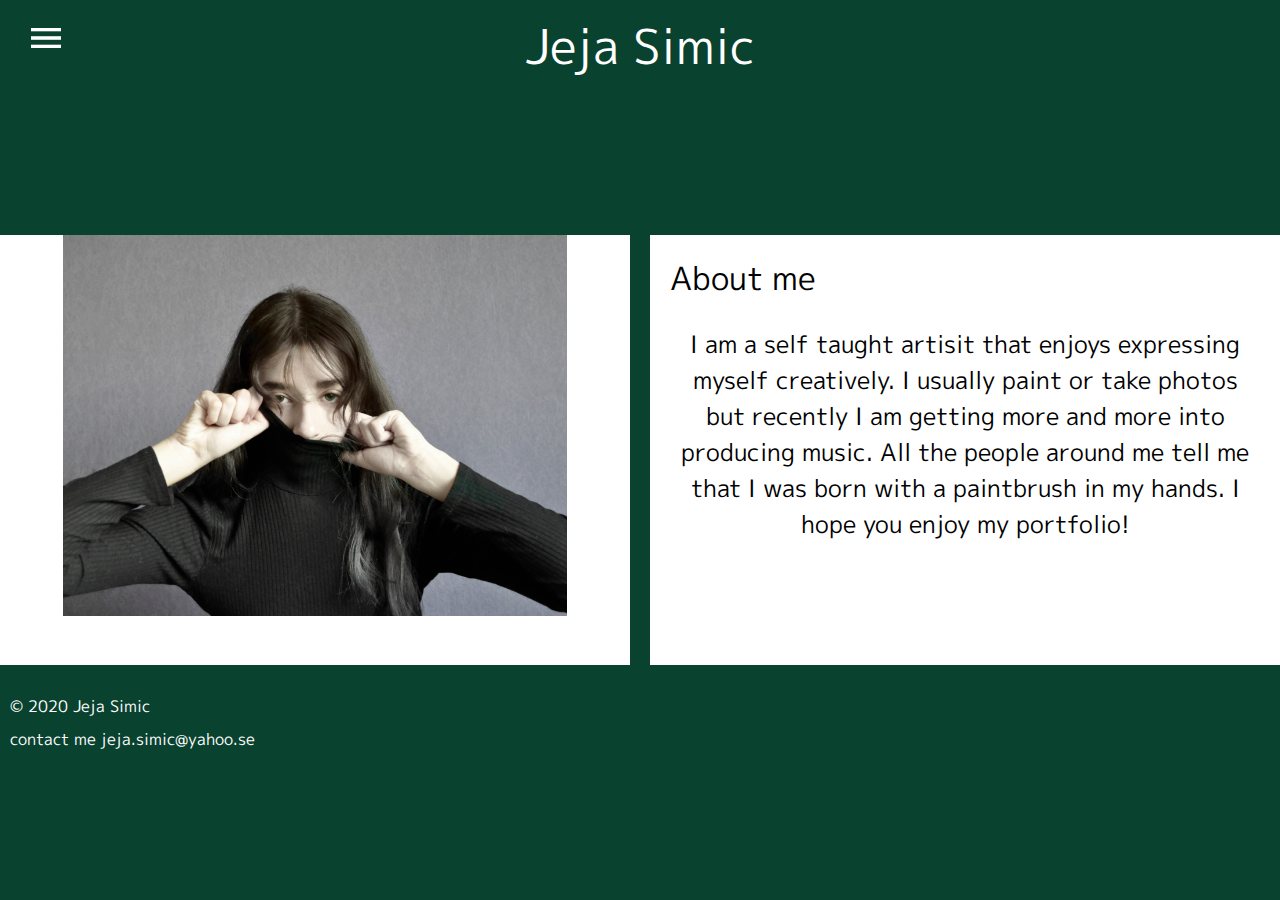
<file: about_me.html>
<!DOCTYPE html>
<html lang="en">

<head>

    <meta charset="UTF-8">
    <meta name="viewport" content="width=device-width, initial-scale=1.0">
    <meta http-equiv="X-UA-Compatible" content="ie=edge">
    <link rel="stylesheet" href="css/style.css">
    <link href="https://fonts.googleapis.com/icon?family=Material+Icons" rel="stylesheet">
    <link href="https://fonts.googleapis.com/css?family=M+PLUS+1p:300&display=swap" rel="stylesheet">
    <title>About me</title>
</head>

<body>
    <div class="gridaboutme">

        <header class="header">
            <div class="menu-button" onclick="menu()">
                <i class="material-icons">menu</i>
            </div>
            Jeja Simic
        </header>


        <div class="menu">
            <ul>
                <a href="index.html">
                    <li>Home</li>
                </a>
                <a href="about_me.html">
                    <li>About Me</li>
                </a>
                <a href="paintings.html">
                    <li>Paintings</li>
                </a>
                <a href="photography.html">
                    <li>Photography</li>
                </a>
                <a href="philosophy.html">
                    <li>Philosophy</li>
                </a>
            </ul>
        </div>

        <div class="fade-layer" onclick="menu()"></div>

        <article class="jejabild">
            <img class="profilbild" src="img/profilbild.JPG" alt="Jeja">
        </article>

        <article class="textaboutme">
            <h class="titlejeja"> About me</h>
            <p class="textjeja">I am a self taught artisit that enjoys expressing myself creatively. I usually paint or take photos but recently
                I am getting more and more into producing music. All the people around me tell me that I was born with a
                paintbrush in my hands. I hope you enjoy my portfolio!
            </p>

        </article>





        <footer class="footer">
            <p class="footertext1">© 2020 Jeja Simic</p>
            <p class="footertext2">contact me jeja.simic@yahoo.se</p>
        </footer>
    </div>

    <script src="js/main.js"></script>
</body>

</html>
</file>
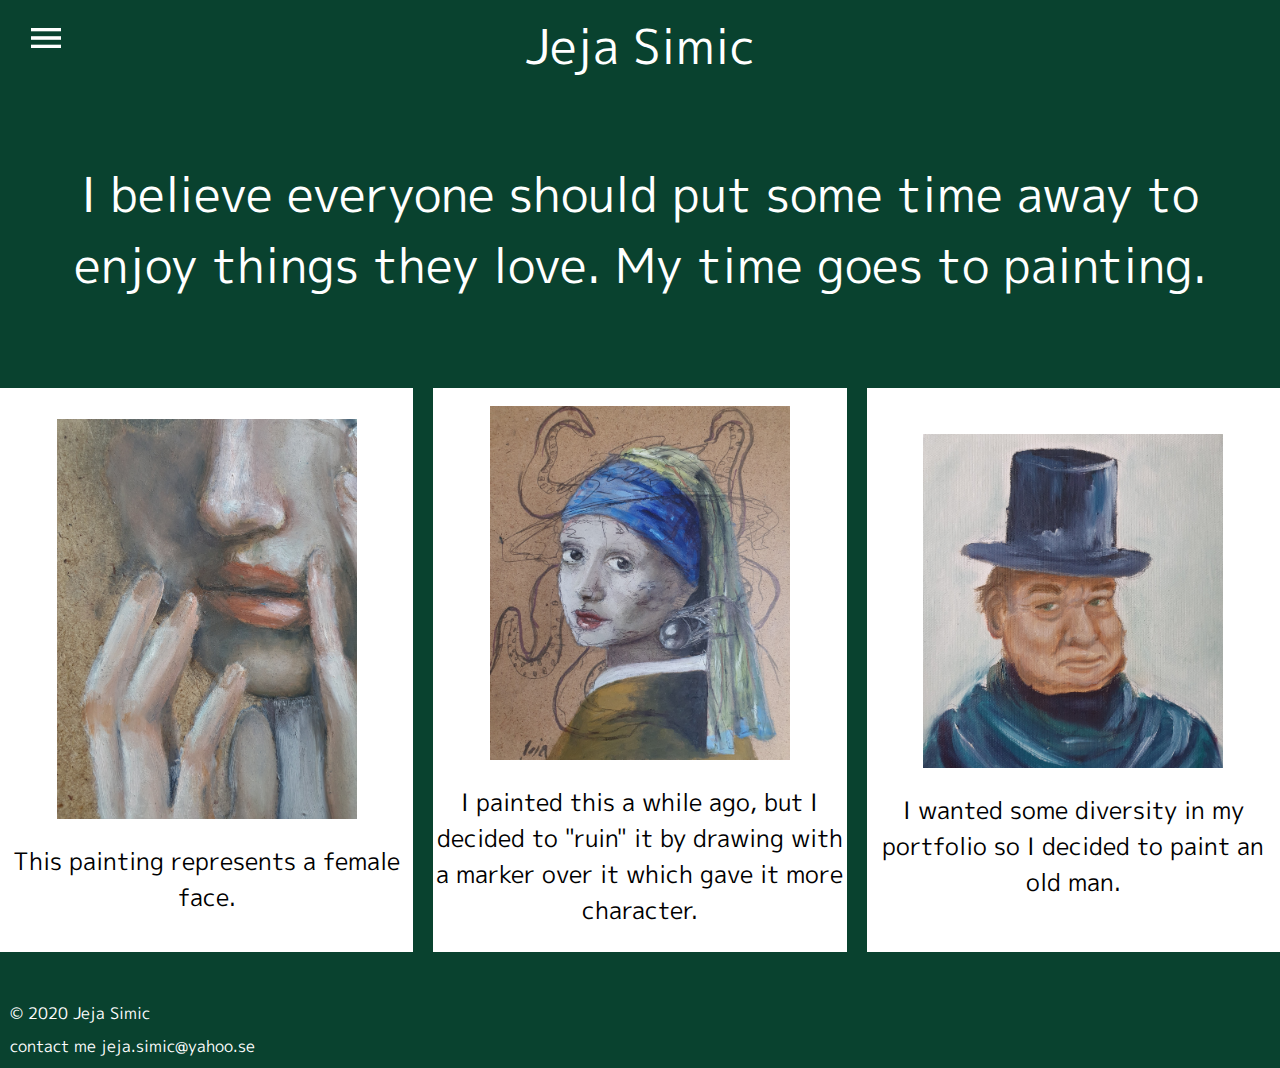
<file: paintings.html>
<!DOCTYPE html>
<html lang="en">

<head>

    <meta charset="UTF-8">
    <meta name="viewport" content="width=device-width, initial-scale=1.0">
    <meta http-equiv="X-UA-Compatible" content="ie=edge">
    <link rel="stylesheet" href="css/style.css">
    <link href="https://fonts.googleapis.com/icon?family=Material+Icons" rel="stylesheet">
    <link href="https://fonts.googleapis.com/css?family=M+PLUS+1p:300&display=swap" rel="stylesheet">
    <title>Paintings</title>
</head>

<body>
    <div class="gridGallery">

        <header class="header">
            <div class="menu-button" onclick="menu()">
                <i class="material-icons">menu</i>
            </div>
            Jeja Simic
        </header>


        <div class="menu">
            <ul>
                <a href="index.html">
                    <li>Home</li>
                </a>
                <a href="about_me.html">
                    <li>About Me</li>
                </a>
                <a href="paintings.html">
                    <li>Paintings</li>
                </a>
                <a href="photography.html">
                    <li>Photography</li>
                </a>
                <a href="philosophy.html">
                    <li>Philosophy</li>
                </a>
            </ul>
        </div>

        <div class="fade-layer" onclick="menu()"></div>


        <article class="textP">
            <p class="textPHOTOGRAPHY">
                I believe everyone should put some time away to enjoy things they love. My time goes to painting.
            </p>
        </article>

        <article class="gallery1 allimage">
            <img class="galleribild" src="img/olja.jpg" alt="Oilpainting, face">
            <p class="bildtext">
                This painting represents a female face.
            </p>
        </article>

        <article class="gallery2 allimage">
            <img class="galleribild" src="img/flickamedorhange.jpg" alt="Oilpainting, girl with an earring">
            <p class="bildtext">
                I painted this a while ago, but I decided to "ruin" it by drawing with a marker over it which gave it more character.
            </p>
        </article>

        <article class="gallery3 allimage">
            <img class="galleribild" src="img/gubbe.jpg" alt="Oilpainting, old man">
            <p class="bildtext">
                I wanted some diversity in my portfolio so I decided to paint an old man.
            </p>
        </article>



        <footer class="footer">
            <p class="footertext1">© 2020 Jeja Simic</p>
            <p class="footertext2">contact me jeja.simic@yahoo.se</p>
        </footer>
    </div>

    <script src="js/main.js"></script>
</body>

</html>
</file>
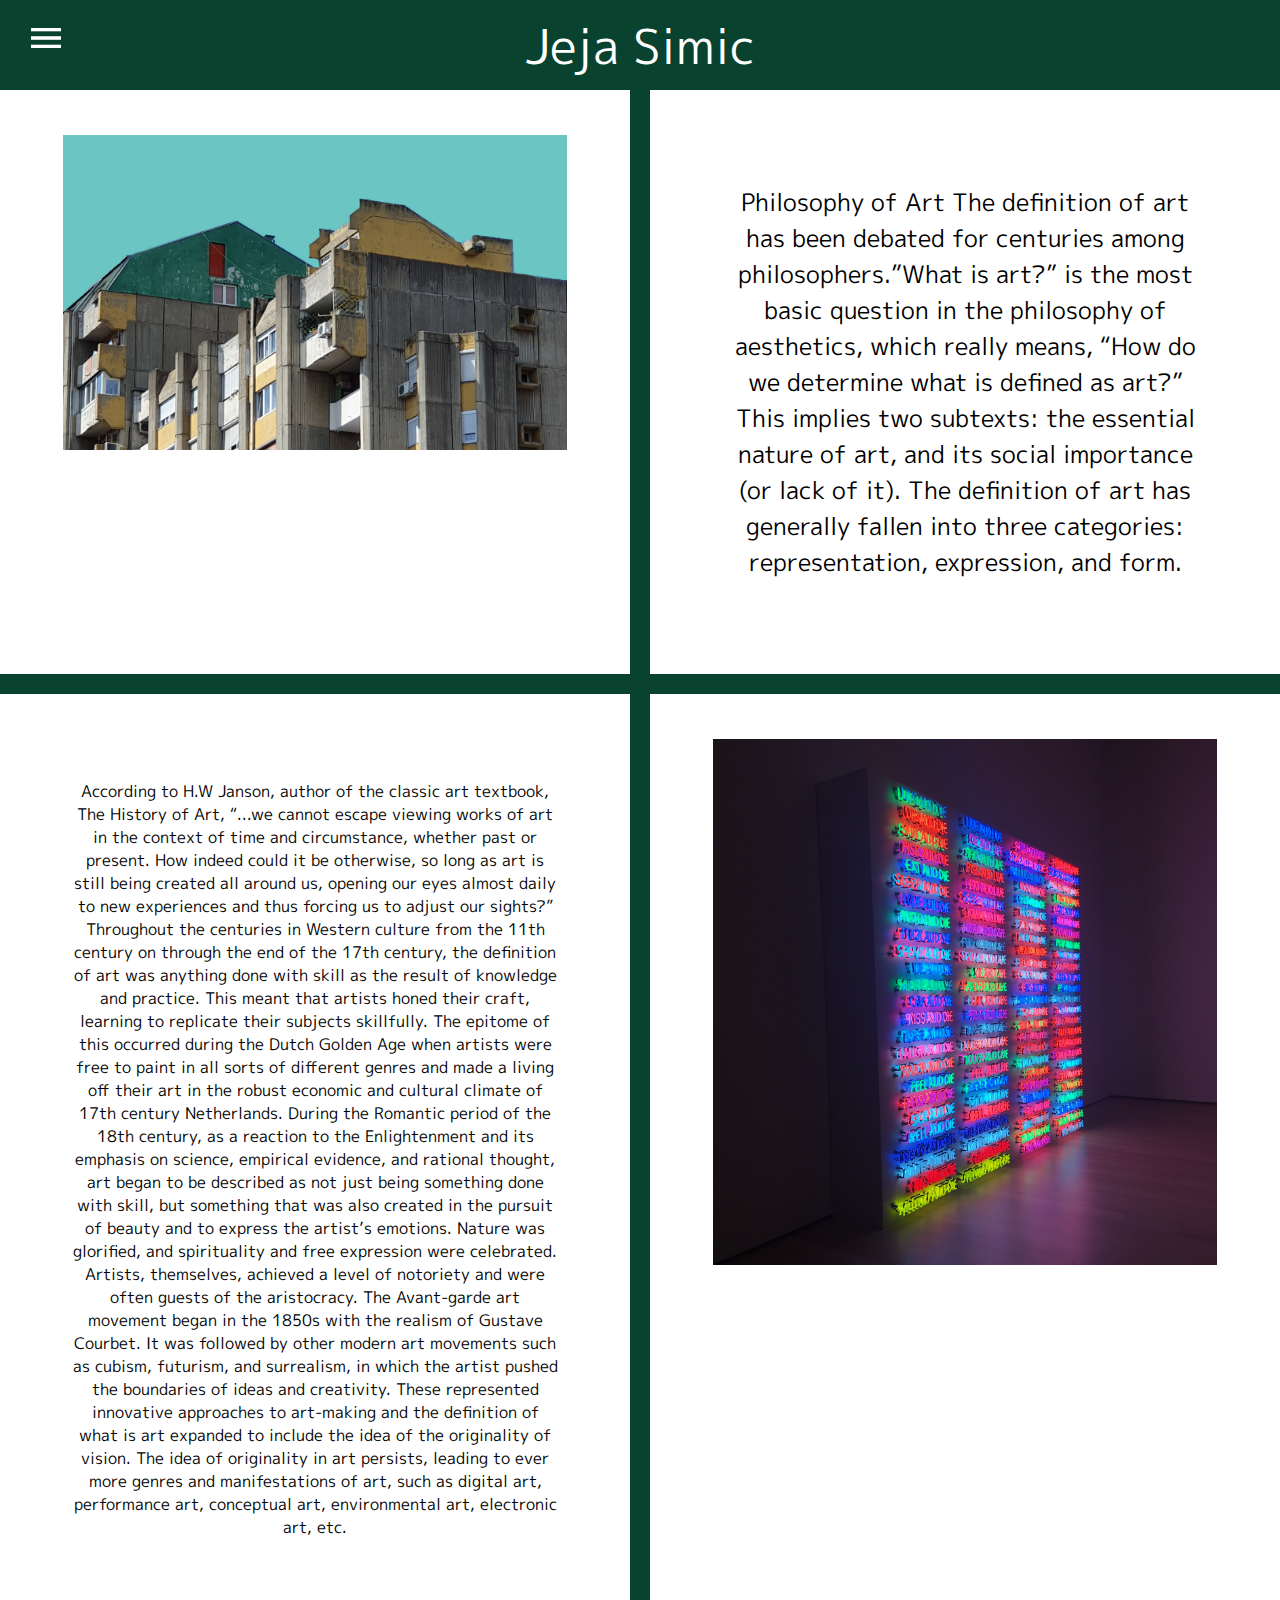
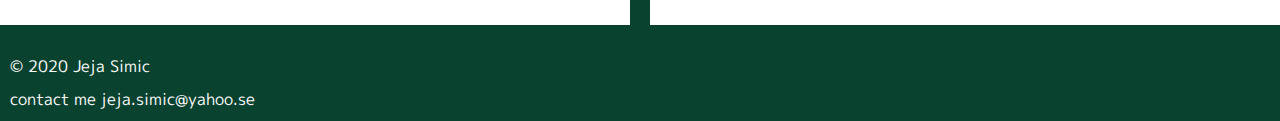
<file: philosophy.html>
<!DOCTYPE html>
<html lang="en">

<head>

    <meta charset="UTF-8">
    <meta name="viewport" content="width=device-width, initial-scale=1.0">
    <meta http-equiv="X-UA-Compatible" content="ie=edge">
    <link rel="stylesheet" href="css/style.css">
    <link href="https://fonts.googleapis.com/icon?family=Material+Icons" rel="stylesheet">
    <link href="https://fonts.googleapis.com/css?family=M+PLUS+1p:300&display=swap" rel="stylesheet">
    <title>Philosophy</title>
</head>

<body>
    <div class="gridphilosophy">

        <header class="header">
            <div class="menu-button" onclick="menu()">
                <i class="material-icons">menu</i>
            </div>
            Jeja Simic
        </header>


        <div class="menu">
            <ul>
                <a href="index.html">
                    <li>Home</li>
                </a>
                <a href="about_me.html">
                    <li>About Me</li>
                </a>
                <a href="paintings.html">
                    <li>Paintings</li>
                </a>
                <a href="photography.html">
                    <li>Photography</li>
                </a>
                <a href="philosophy.html">
                    <li>Philosophy</li>
                </a>
            </ul>
        </div>

        <div class="fade-layer" onclick="menu()"></div>

        <article class="filosofi1">
            <p class="filosofitext litentext">Philosophy of Art The definition of art has been debated for centuries among philosophers.”What is art?” is the
                most basic question in the philosophy of aesthetics, which really means, “How do we determine what is defined
                as art?” This implies two subtexts: the essential nature of art, and its social importance (or lack of it).
                The definition of art has generally fallen into three categories: representation, expression, and form.</article>
        </p>
        <article class="himmelbild">
            <img class="himmel" src="img/turkoshimmel.jpg" alt="DDR-building">
        </article>

        <article class="neonbild">
            <img class="neon" src="img/neon.JPG" alt="neon art">
        </article>

        <article class="filosofi2">
            <p class="filosofitext">According to H.W Janson, author of the classic art textbook, The History of Art, “...we cannot escape viewing
                works of art in the context of time and circumstance, whether past or present. How indeed could it be otherwise,
                so long as art is still being created all around us, opening our eyes almost daily to new experiences and
                thus forcing us to adjust our sights?” Throughout the centuries in Western culture from the 11th century
                on through the end of the 17th century, the definition of art was anything done with skill as the result
                of knowledge and practice. This meant that artists honed their craft, learning to replicate their subjects
                skillfully. The epitome of this occurred during the Dutch Golden Age when artists were free to paint in all
                sorts of different genres and made a living off their art in the robust economic and cultural climate of
                17th century Netherlands. During the Romantic period of the 18th century, as a reaction to the Enlightenment
                and its emphasis on science, empirical evidence, and rational thought, art began to be described as not just
                being something done with skill, but something that was also created in the pursuit of beauty and to express
                the artist’s emotions. Nature was glorified, and spirituality and free expression were celebrated. Artists,
                themselves, achieved a level of notoriety and were often guests of the aristocracy. The Avant-garde art movement
                began in the 1850s with the realism of Gustave Courbet. It was followed by other modern art movements such
                as cubism, futurism, and surrealism, in which the artist pushed the boundaries of ideas and creativity. These
                represented innovative approaches to art-making and the definition of what is art expanded to include the
                idea of the originality of vision. The idea of originality in art persists, leading to ever more genres and
                manifestations of art, such as digital art, performance art, conceptual art, environmental art, electronic
                art, etc.
            </p>
        </article>



        <footer class="footer">
            <p class="footertext1">© 2020 Jeja Simic</p>
            <p class="footertext2">contact me jeja.simic@yahoo.se</p>
        </footer>
    </div>

    <script src="js/main.js"></script>
</body>

</html>
</file>
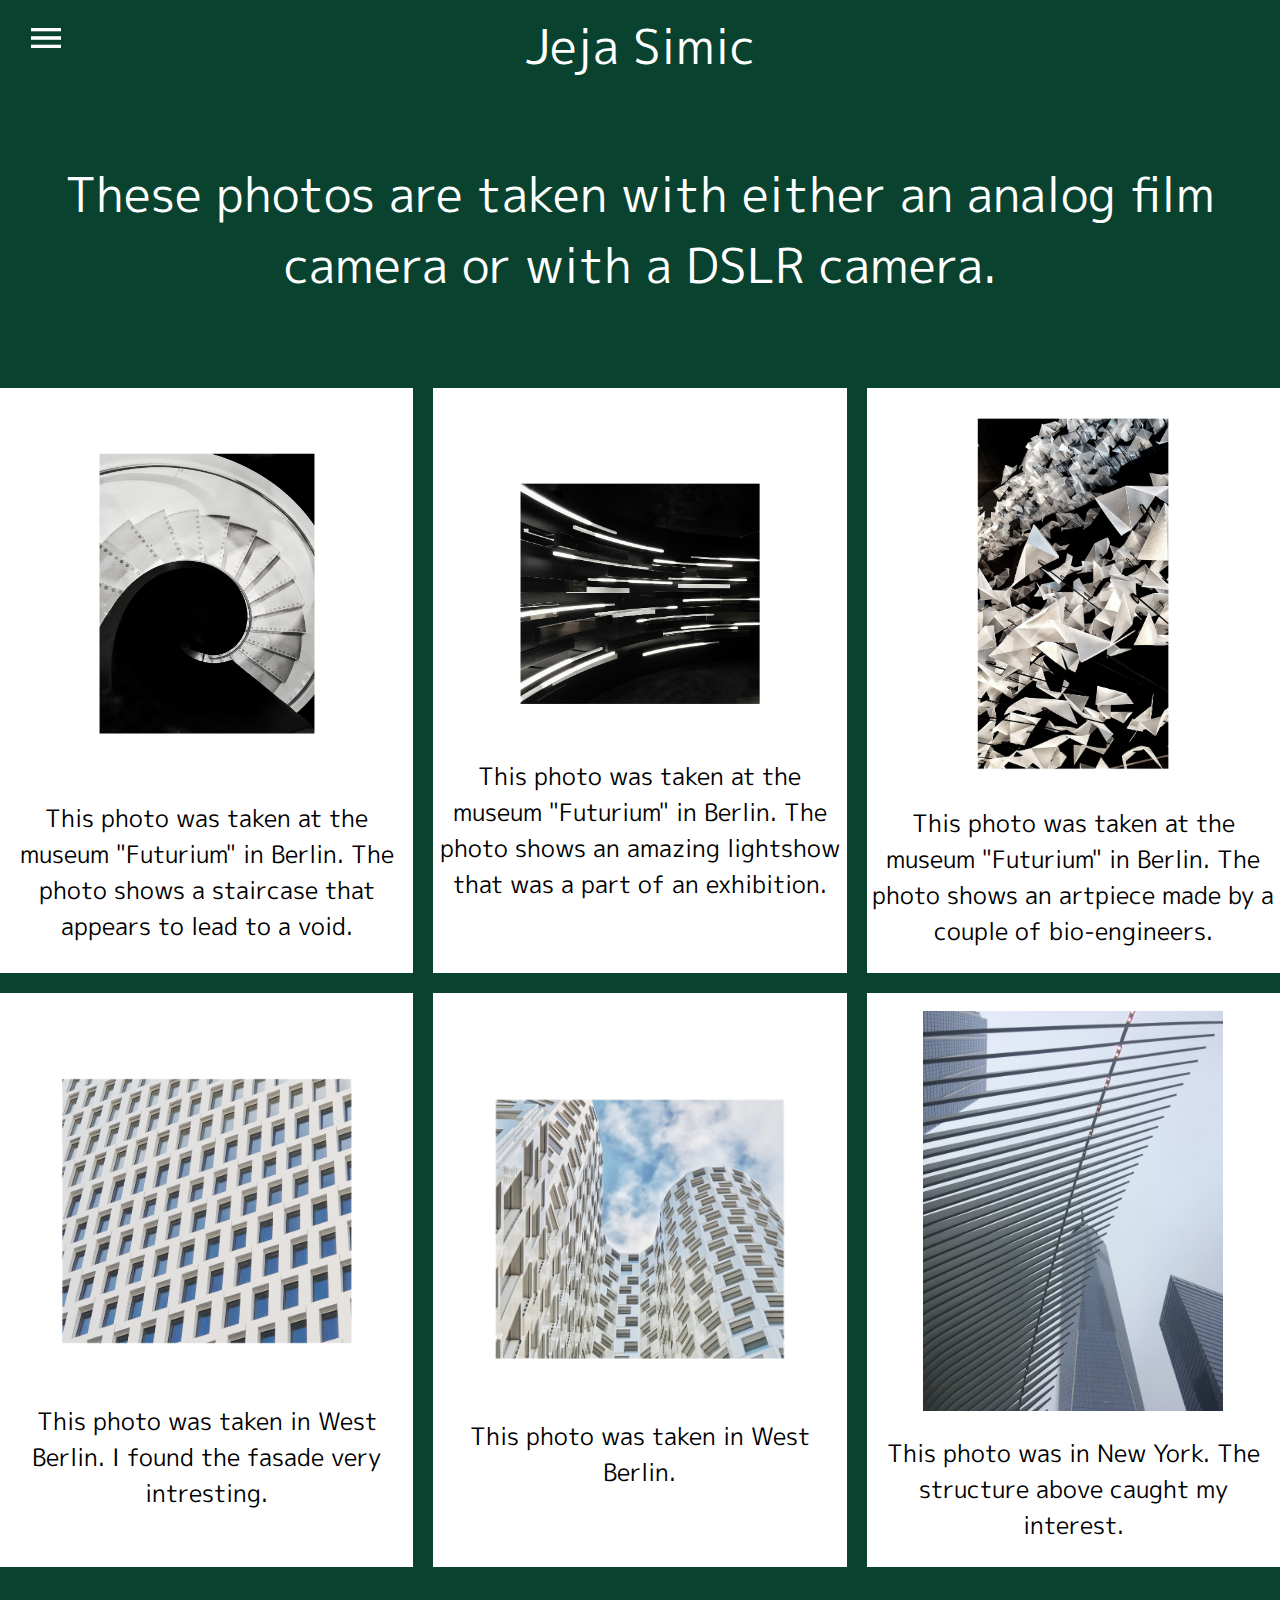
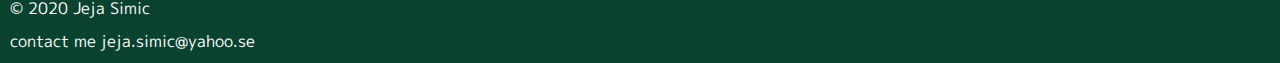
<file: photography.html>
<!DOCTYPE html>
<html lang="en">

<head>

    <meta charset="UTF-8">
    <meta name="viewport" content="width=device-width, initial-scale=1.0">
    <meta http-equiv="X-UA-Compatible" content="ie=edge">
    <link rel="stylesheet" href="css/style.css">
    <link href="https://fonts.googleapis.com/icon?family=Material+Icons" rel="stylesheet">
    <link href="https://fonts.googleapis.com/css?family=M+PLUS+1p:300&display=swap" rel="stylesheet">
    <title>Photography</title>
</head>

<body>
    <div class="gridGallery">

        <header class="header">
            <div class="menu-button" onclick="menu()">
                <i class="material-icons">menu</i>
            </div>
            Jeja Simic
        </header>


        <div class="menu">
            <ul>
                <a href="index.html">
                    <li>Home</li>
                </a>
                <a href="about_me.html">
                    <li>About Me</li>
                </a>
                <a href="paintings.html">
                    <li>Paintings</li>
                </a>
                <a href="photography.html">
                    <li>Photography</li>
                </a>
                <a href="philosophy.html">
                    <li>Philosophy</li>
                </a>
            </ul>
        </div>

        <div class="fade-layer" onclick="menu()"></div>


        <article class="textP">
            <p class="textPHOTOGRAPHY">
                These photos are taken with either an analog film camera or with a DSLR camera.
            </p>
        </article>

        <article class="gallery1 allimage">
            <img class="galleribild" src="img/trappor.jpg" alt="Staircase">
            <p class="bildtext">
                This photo was taken at the museum "Futurium" in Berlin. The photo shows a staircase that appears to lead to a void.
            </p>
        </article>

        <article class="gallery2 allimage">
            <img class="galleribild" src="img/ljus.jpg" alt="Lightshow">
            <p class="bildtext">
                This photo was taken at the museum "Futurium" in Berlin. The photo shows an amazing lightshow that was a part of an exhibition.
            </p>
        </article>

        <article class="gallery3 allimage">
            <img class="galleribild" src="img/papper.jpg" alt="Art made by paper">
            <p class="bildtext">
                This photo was taken at the museum "Futurium" in Berlin. The photo shows an artpiece made by a couple of bio-engineers.
            </p>
        </article>

        <article class="gallery4 allimage">
            <img class="galleribild" src="img/fasad.jpg" alt="fasade">
            <p class="bildtext">
                This photo was taken in West Berlin. I found the fasade very intresting.
            </p>
        </article>

        <article class="gallery5 allimage">
            <img class="galleribild" src="img/hus.jpg" alt="Building">
            <p class="bildtext">
                This photo was taken in West Berlin.
            </p>
        </article>

        <article class="gallery6 allimage">
            <img class="galleribild" src="img/himmelhus.jpg" alt="Skyscraper">
            <p class="bildtext">
                This photo was in New York. The structure above caught my interest.
            </p>
        </article>


        <footer class="footer">
            <p class="footertext1">© 2020 Jeja Simic</p>
            <p class="footertext2">contact me jeja.simic@yahoo.se</p>
        </footer>
    </div>

    <script src="js/main.js"></script>
</body>

</html>
</file>
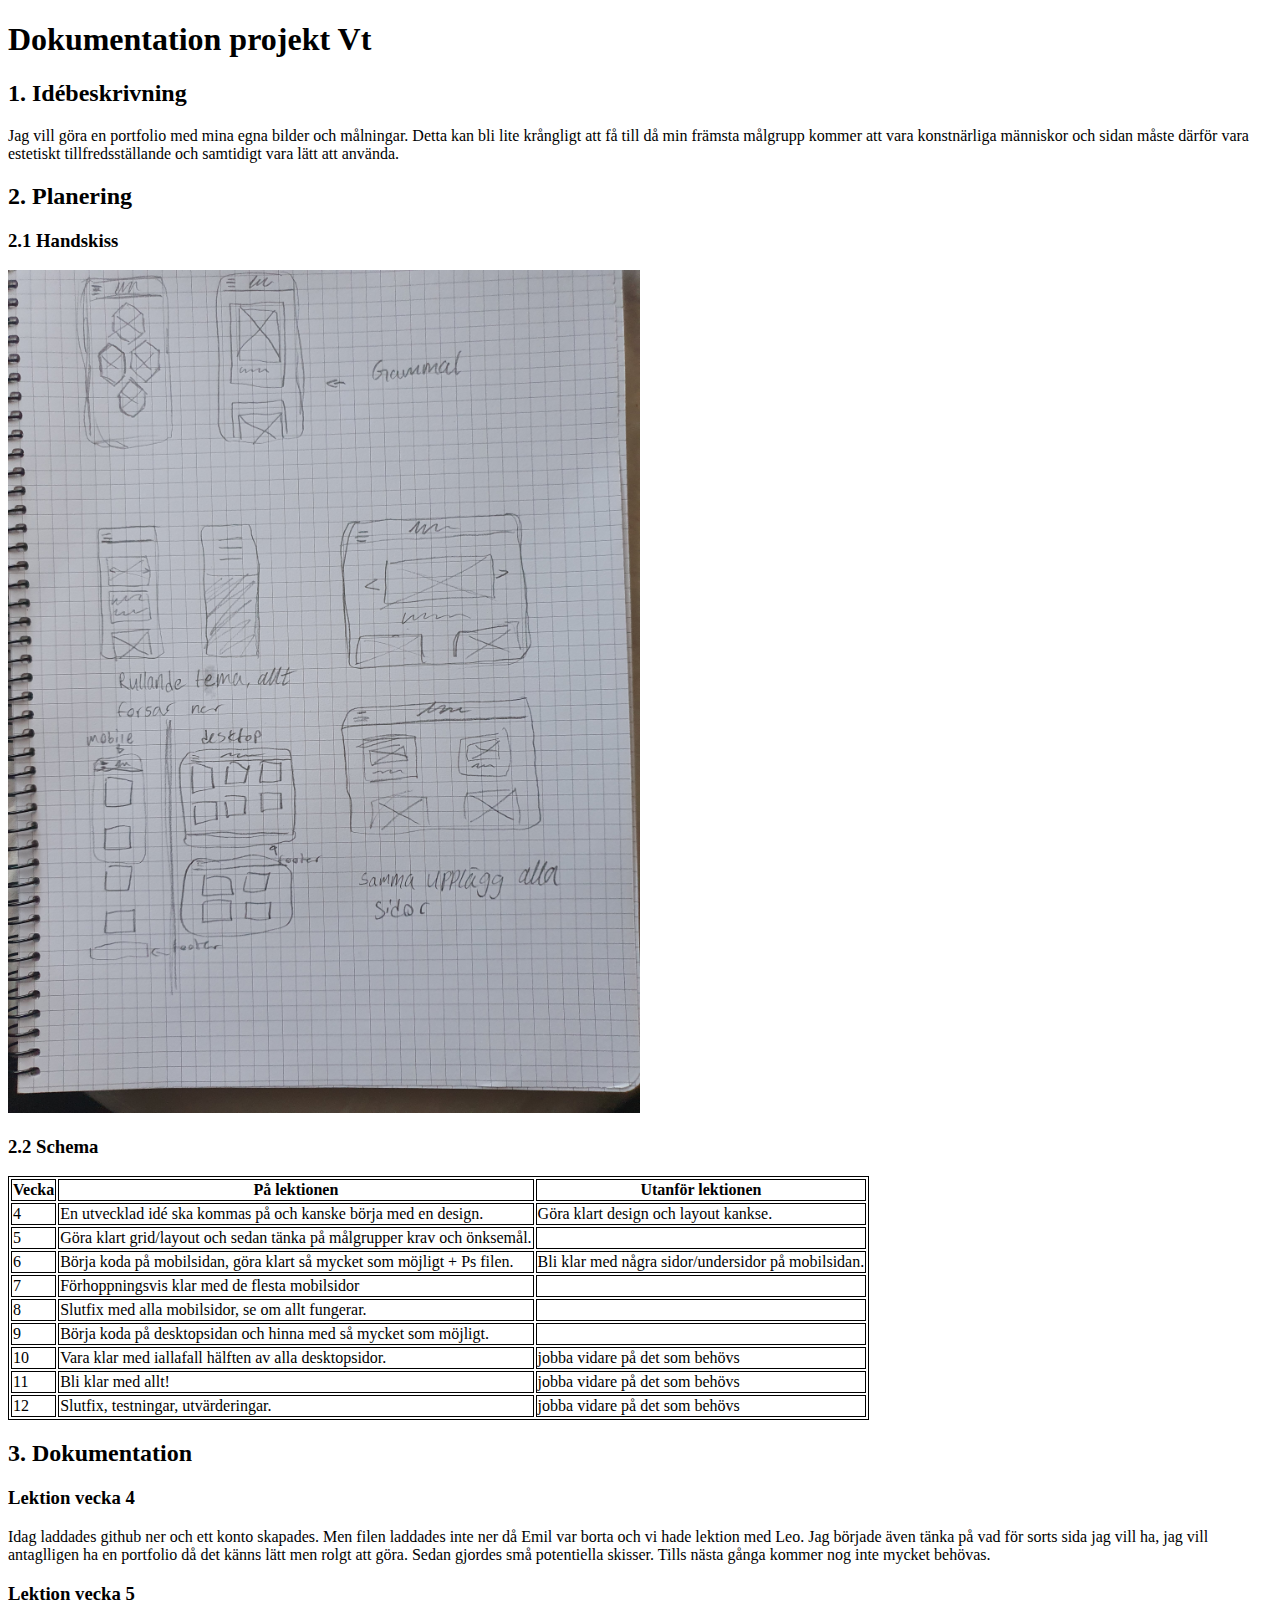
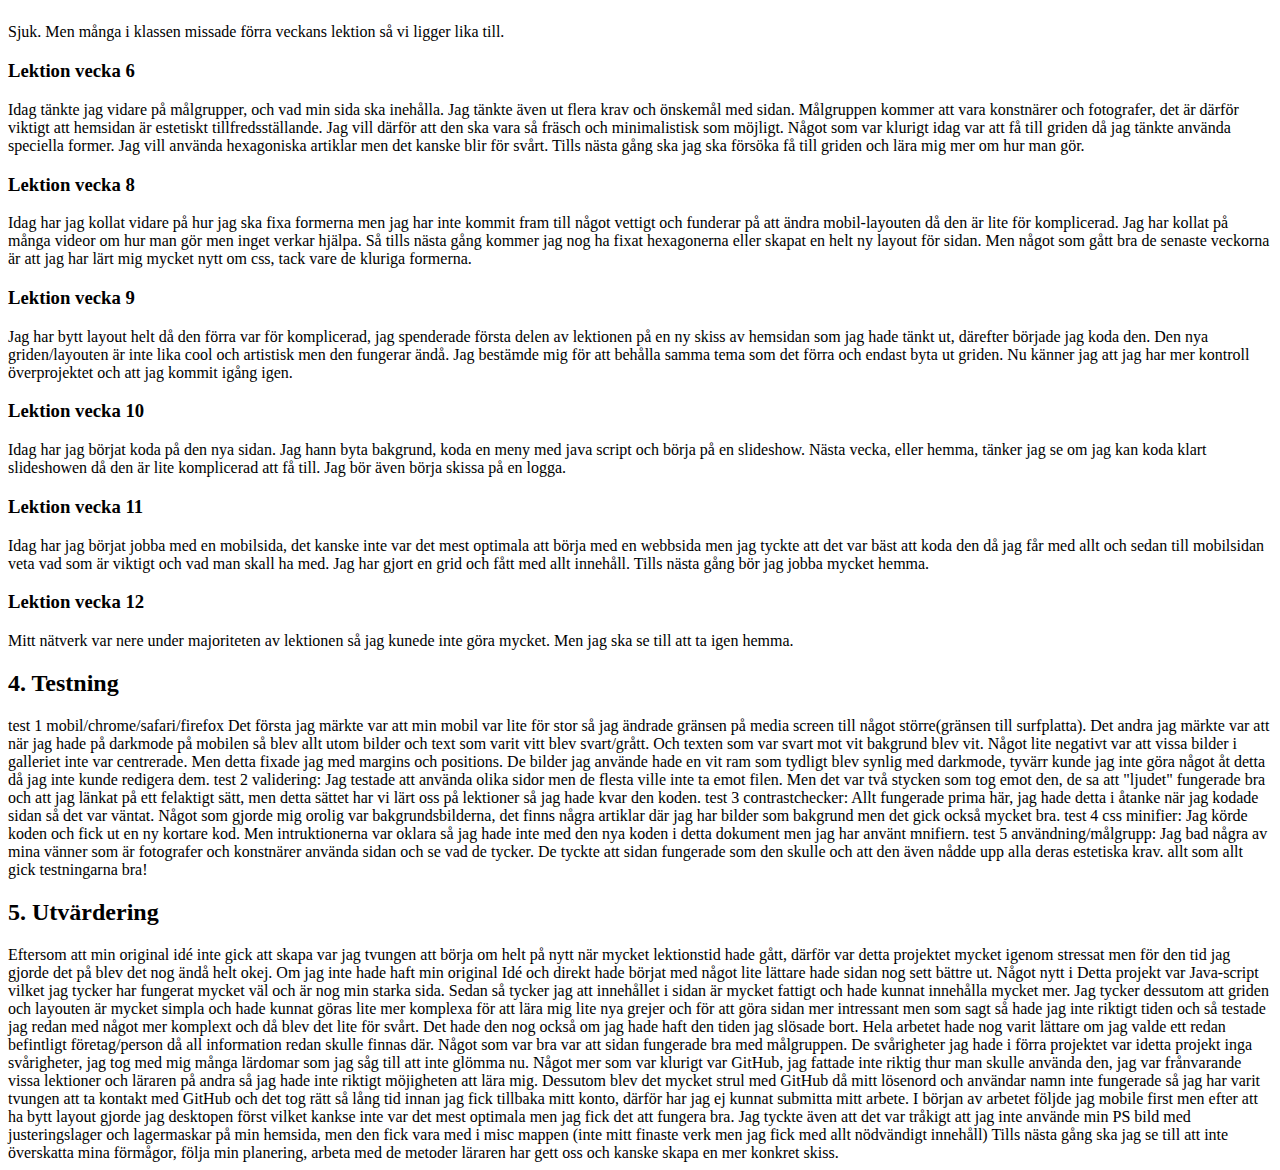
<file: misc/planering.html>
<!-- Se den kommenterade texten i detta html-dokument för att se exempel och förklaringar på hur dokumentationen ska vara uppbyggd. -->

<!-- Länka till detta planeringsdokument i footern till din hemsida. -->

<!DOCTYPE html>
<html lang="en">
<head>
    <meta charset="UTF-8">
    <meta name="viewport" content="width=device-width, initial-scale=1.0">
    <meta http-equiv="X-UA-Compatible" content="ie=edge">
    <title>Dokumentation projekt Vt</title>

    <style>
        table, td, th {
            border: 1px solid black
        }
    </style>

</head>
<body>

    <h1>Dokumentation projekt Vt</h1>

    <h2>1. Idébeskrivning</h2>
    <!-- Vad ska du göra? Vilken är din målgrupp? Om du utvecklar en tidigare sida; Vad ska du förändra/utveckla? -->
Jag vill göra en portfolio med mina egna bilder och målningar. Detta kan bli lite krångligt att få till då min
främsta målgrupp kommer att vara konstnärliga människor och sidan måste därför vara estetiskt tillfredsställande
och samtidigt vara lätt att använda.

    <h2>2. Planering</h2>

    <h3>2.1 Handskiss</h3>
    <!-- Här lägger du en bild på din handskiss av layouten. Viktigt att du beskriver vilka boxelement som ska användas. Visa även hur du tänker med ditt grid (Hur många kolumner?) -->
    <img src="../img/skiss.jpg" alt="skiss" style="width:50%">
    <h3>2.2 Schema</h3>
    <!-- Vad ska du göra när? Inte för detaljerat. -->

    <table>
        <tr>
            <th>Vecka</th><th>På lektionen</th><th>Utanför lektionen</th>
        </tr>

        <tr>
            <td>4</td>
            <td>
            <!-- Vad görs på lektionen vecka 4? -->
      En utvecklad idé ska kommas på och kanske börja med en design.
            </td>
            <td>
            <!-- Vad görs utanför lektionen vecka 4? -->
            Göra klart design och layout kankse.
            </td>
        </tr>

        <tr>          
            <td>5</td>
            <td>
            <!-- Vad görs på lektionen vecka 5? -->
            Göra klart grid/layout och sedan tänka på målgrupper
            krav och önksemål.
 
            </td>
            <td>
            <!-- Vad görs utanför lektionen vecka 5? -->
            </td>
        </tr>

        <tr>          
            <td>6</td>
            <td>
            <!-- Vad görs på lektionen vecka 6? -->
            Börja koda på mobilsidan, göra klart så mycket
            som möjligt + Ps filen.

            </td>
            <td>
            <!-- Vad görs utanför lektionen vecka 6? -->
            Bli klar med några sidor/undersidor på mobilsidan.
           
            </td>
        </tr>

        <tr>           
            <td>7</td>
            <td>
            <!-- Vad görs på lektionen vecka 7? -->
            Förhoppningsvis klar med de flesta mobilsidor
            </td>
            <td>
            <!-- Vad görs utanför lektionen vecka 7? -->
            </td>
        </tr>

        <tr>           
            <td>8</td>
            <td>
            <!-- Vad görs på lektionen vecka 8? -->
            Slutfix med alla mobilsidor, se om allt fungerar.
            </td>
            <td>
            <!-- Vad görs utanför lektionen vecka 8? -->
            </td>
        </tr>

        <tr>          
            <td>9</td>
            <td>
            <!-- Vad görs på lektionen vecka 9? -->
            Börja koda på desktopsidan och hinna med
            så mycket som möjligt.
            </td>
            <td>
            <!-- Vad görs utanför lektionen vecka 9? -->
            </td>
        </tr>

        <tr>          
            <td>10</td>
            <td>
            <!-- Vad görs på lektionen vecka 10? -->
            Vara klar med iallafall hälften av alla desktopsidor.
            </td>
            <td>
            <!-- Vad görs utanför lektionen vecka 10? -->
            jobba vidare på det som behövs
            </td>
        </tr>

        <tr>           
            <td>11</td>
            <td>
            <!-- Vad görs på lektionen vecka 11? -->
            Bli klar med allt!
            </td>
            <td>
            <!-- Vad görs utanför lektionen vecka 11? -->
            jobba vidare på det som behövs
            </td>
        </tr>

        <tr>          
            <td>12</td>
            <td>
            <!-- Vad görs på lektionen vecka 12? -->
            Slutfix, testningar, utvärderingar.
            </td>
            <td>
            <!-- Vad görs utanför lektionen vecka 12? -->
            jobba vidare på det som behövs
            </td>
        </tr>

    </table>


    <h2>3. Dokumentation</h2>
    <!-- Här skriver du efter varje lektion. Vad har jag gjort? Vad gick bra? Vad gick mindre bra? Vad ska jag tänka på till nästa gång? -->

    <h3>Lektion vecka 4</h3>
    <!-- Fyll på med dokumentation här. -->
    Idag laddades github ner och ett konto skapades. Men filen laddades inte ner då 
    Emil var borta och vi hade lektion med Leo. Jag började även tänka på vad för sorts 
    sida jag vill ha, jag vill antaglligen ha en portfolio då det känns lätt men rolgt
    att göra.

    Sedan gjordes små potentiella skisser. 
    Tills nästa gånga kommer nog inte mycket behövas.

    <h3>Lektion vecka 5</h3>
    <!-- Fyll på med dokumentation här. -->
    Sjuk. Men många i klassen missade förra veckans
    lektion så vi ligger lika till.

    <h3>Lektion vecka 6</h3>
    <!-- Fyll på med dokumentation här. -->
    Idag tänkte jag vidare på målgrupper, och vad min sida ska inehålla. 
    Jag tänkte även ut flera krav och önskemål med sidan. Målgruppen
    kommer att vara konstnärer och fotografer, det är därför viktigt
    att hemsidan är estetiskt tillfredsställande. Jag vill därför att den
    ska vara så fräsch och minimalistisk som möjligt.

    Något som var klurigt idag var att få till griden då jag tänkte använda
    speciella former. Jag vill använda hexagoniska artiklar men det kanske blir för svårt.
    Tills nästa gång ska jag ska försöka få till griden och lära mig mer om hur man gör.

    <h3>Lektion vecka 8</h3>
    <!-- Fyll på med dokumentation här. -->
    Idag har jag kollat vidare på hur jag ska fixa formerna men jag har inte kommit 
    fram till något vettigt och funderar på att ändra mobil-layouten då den är
    lite för komplicerad. Jag har kollat på många videor om hur man gör men inget
    verkar hjälpa. Så tills nästa gång kommer jag nog ha fixat hexagonerna eller skapat
    en helt ny layout för sidan. Men något som gått bra de senaste veckorna är att jag
    har lärt mig mycket nytt om css, tack vare de kluriga formerna.

    <h3>Lektion vecka 9</h3>
    <!-- Fyll på med dokumentation här. -->
Jag har bytt layout helt då den förra var för komplicerad, jag spenderade första
 delen av lektionen på en ny skiss av hemsidan som jag hade tänkt ut, därefter började jag koda den.
 Den nya griden/layouten är inte lika cool och artistisk men den fungerar ändå.
  Jag bestämde mig för att behålla samma tema som det förra och endast byta ut griden. Nu känner
  jag att jag har mer kontroll överprojektet och att jag kommit igång igen.

    <h3>Lektion vecka 10</h3>
    <!-- Fyll på med dokumentation här. -->
    Idag har jag börjat koda på den nya sidan. Jag hann byta bakgrund, koda en meny 
    med java script och börja på en slideshow. Nästa vecka, eller hemma, tänker jag 
    se om jag kan koda klart slideshowen då den är lite komplicerad att få till. Jag bör även
    börja skissa på en logga.

    <h3>Lektion vecka 11</h3>
    <!-- Fyll på med dokumentation här. -->
    Idag har jag börjat jobba med en mobilsida, det kanske inte var det mest optimala 
    att börja med en webbsida men jag tyckte att det var bäst att koda den då jag får 
    med allt och sedan till mobilsidan veta vad som är viktigt och vad man skall ha med.
    Jag har gjort en grid och fått med allt innehåll. Tills nästa gång bör jag jobba mycket
    hemma.

    <h3>Lektion vecka 12</h3>
    <!-- Fyll på med dokumentation här. -->
    Mitt nätverk var nere under majoriteten av lektionen så jag kunede inte göra mycket.
    Men jag ska se till att ta igen hemma.

    <h2>4. Testning</h2>
    <!-- Testa i Chrome + Firefox eller Safari (på både dator och mobil).
         Skiljer sig resultatet? Har du behövt anpassa ditt kod/innehåll 
         efter de olika webbläsarna? Hur gick valideringen? 
         Vad säger contrastchecker.com om text/bakgrundsfärg?
          Hur ser resultatet ut på en riktig telefon? -->

          test 1 mobil/chrome/safari/firefox

          Det första jag märkte var att min mobil var lite för stor 
          så jag ändrade gränsen på media screen till något större(gränsen till surfplatta).
          Det andra jag märkte var att när jag hade på darkmode på mobilen så blev allt utom bilder 
          och text som varit vitt blev svart/grått. Och texten som var svart mot vit bakgrund blev vit.
          Något lite negativt var att vissa bilder i galleriet inte var centrerade. Men detta fixade jag
          med margins och positions. De bilder jag använde hade en vit ram som tydligt blev synlig med darkmode,
          tyvärr kunde jag inte göra något åt detta då jag inte kunde redigera dem.

          test 2 validering:

          Jag testade att använda olika sidor men de flesta ville inte ta emot filen.
          Men det var två stycken som tog emot den, de sa att "ljudet" fungerade bra och att
          jag länkat på ett felaktigt sätt, men detta sättet har vi lärt oss på lektioner så
          jag hade kvar den koden.

          test 3 contrastchecker:

          Allt fungerade prima här, jag hade detta i åtanke när jag kodade sidan så det var väntat.
          Något som gjorde mig orolig var bakgrundsbilderna, det finns några artiklar där jag har 
          bilder som bakgrund men det gick också mycket bra.

          test 4 css minifier:
          Jag körde koden och fick ut en ny kortare kod. Men intruktionerna var oklara
          så jag hade inte med den nya koden i detta dokument men jag har använt mnifiern.

          test 5 användning/målgrupp:
          Jag bad några av mina vänner som är fotografer och konstnärer använda sidan och se
          vad de tycker. De tyckte att sidan fungerade som den skulle och att den även nådde
          upp alla deras estetiska krav.

          allt som allt gick testningarna bra!
    <h2>5. Utvärdering</h2>
    <!-- Ex: Vad gick bra/mindre bra? (i arbetet/din förmåga).
    Nyanserat: "hur hade det blivit om jag istället hade...?"
    Konkreta förbättringsförslag i produkt + process. -->

    Eftersom att min original idé inte gick att skapa var jag tvungen att börja om helt på nytt 
    när mycket lektionstid hade gått, därför var detta projektet mycket igenom stressat men för
    den tid jag gjorde det på blev det nog ändå helt okej. Om jag inte hade haft min original Idé
    och direkt hade börjat med något lite lättare hade sidan nog sett bättre ut. Något nytt i Detta
    projekt var Java-script vilket jag tycker har fungerat mycket väl och är nog min starka sida.
    Sedan så tycker jag att innehållet i sidan är mycket fattigt och hade kunnat innehålla mycket mer.
    Jag tycker dessutom att griden och layouten är mycket simpla och hade kunnat göras lite mer komplexa
    för att lära mig lite nya grejer och för att göra sidan mer intressant men som sagt så hade jag inte riktigt
    tiden och så testade jag redan med något mer komplext och då blev det lite för svårt.
    Det hade den nog också om jag hade haft den tiden jag slösade bort. Hela arbetet hade nog varit lättare
    om jag valde ett redan befintligt företag/person då all information redan skulle finnas där. Något som var bra
    var att sidan fungerade bra med målgruppen. De svårigheter jag hade i förra projektet var idetta projekt inga
    svårigheter, jag tog med mig många lärdomar som jag såg till att inte glömma nu. Något mer som var klurigt var
    GitHub, jag fattade inte riktig thur man skulle använda den, jag var frånvarande vissa lektioner och läraren på andra
    så jag hade inte riktigt möjigheten att lära mig. Dessutom blev det mycket strul med GitHub då mitt lösenord och
    användar namn inte fungerade så jag har varit tvungen att ta kontakt med GitHub och det tog rätt så lång tid innan
    jag fick tillbaka mitt konto, därför har jag ej kunnat submitta mitt arbete. I början av arbetet följde jag mobile
    first men efter att ha bytt layout gjorde jag desktopen först vilket kankse inte var det mest optimala men jag fick det
    att fungera bra. Jag tyckte även att det var tråkigt att jag inte använde min PS bild med justeringslager och lagermaskar
    på min hemsida, men den fick vara med i misc mappen (inte mitt finaste verk men jag fick med allt nödvändigt innehåll)
     Tills nästa gång ska jag se till att inte överskatta mina förmågor, följa min planering,
     arbeta med de metoder läraren har gett oss och kanske skapa en mer konkret skiss.





</body>
</html>
</file>
<file: css/style.css>
*{
    color: white;
}

body {
    font-family: 'M PLUS 1p', sans-serif;
    background:rgb(9, 66, 47);
    margin:0;
    text-decoration: none;
    
    }

/* CSS för start-mobil-startsida */

    .grid {
        display: grid;
        grid-template-areas: 
    "hd"
    "sb"
    "art"
    "art2"
    "art3"
    "ft"
    ;
    height: 160vh;
    width: 100vw;
    grid-template-rows: 1fr 3fr 3fr 3fr 3fr 1fr;
    grid-template-columns:1fr;
    padding: 0;
    margin:0;

    }


    /*Slideshow*/



    .slidebild{
        width: 100%;
    }
    .mySlides {display: none;}
    img {vertical-align: middle;}


    .slideshow-container {
    margin: auto;
    }

    .slideshowbox{
        grid-area: sb;

    }

    .dot {
    height: 15px;
    width: 15px;
    margin: 0 2px;
    background-color: #bbb;
    border-radius: 50%;
    display: inline-block;
    transition: background-color 0.6s ease;
    }

    .active {
    background-color: #717171;
    }


    .fade {
    -webkit-animation-name: fade;
    -webkit-animation-duration: 1.5s;
    animation-name: fade;
    animation-duration: 1.5s;
    }

    /*meny*/
    .menu{
        grid-area: nv;
        width: 320px;
        height: 300px;
        text-align: center;
        display: block;
        font-size: 1.5rem;
        background:rgb(13, 150, 150);
        text-decoration: none;
        margin-left: auto;
        margin-right: auto;
    }


    .menu{
        height: 50vh;
        width: 100vw;

        position: fixed;
        top: -50vh;
        left: 0;
        transition: top 0.3s;

        z-index: 10;
        opacity: 10;
    }

    .menu-button{
        cursor:pointer;
        display:inline;
        size: 2rem;
        position: left;
    }

    .menu-button i.material-icons{
        font-size: 2.5rem;
        top:2vh;
        position: fixed;
        left: 2vw;
    }

    .show{
        top: 0;
    }

    .fade-layer{
        position: fixed;
        top: 0;
        left: 0;
        right: 0;
        bottom: 0;
        background-color: clear;
        display: none;
        z-index: 5;
    }

    .fade-layer.visible{
        display: block;
    }

    .menu ul{
        text-align: center;
        padding: 3rem;
        display: flex;
        flex-direction: column;
        list-style-type: none;
        text-decoration: none;
    }




    .menu ul > a >li:hover{
        font-size: 2rem;
        color: white;
        transition: all 0.2s ease;
    }

    .menu ul > a{
        text-decoration: none;
    }

    /*grids och innehåll*/

    .header{
        grid-area: hd;
        text-align: center;
        font-size: 1.5rem;
        height: 50px;
        color: white;
        padding: 10px;
        display: block;
        margin-left: auto;
        margin-right: auto;
    }


    .h1{
        color:white;
        font-size:1rem;
        text-decoration: none;
        text-shadow: 1px 1px black;
    }

    .h2{
        color:white;
        font-size:3rem;
        text-decoration: none;
        text-shadow: 1px 1px black;
    }



    .article1{
        grid-area:art;
        text-align: center;
        color: white;
        padding:20px;

    }

    .article2{
        grid-area:art2;
        background:rgb(156, 72, 15);
        padding:10px; 
        background-image: url('../img/olja.jpg');
        background-size: cover;
        
    }

    .article2 > a{
        text-decoration: none;
    }

    .article3 > a{
        text-decoration: none;
    }



    .article3{
        grid-area:art3;
        background:rgb(8, 3, 26);
        padding:10px; 
        background-image: url('../img/blixt.jpg');
        background-size: cover;
        text-decoration: none;

    }


    .footer{
        grid-area: ft;
    }

    .footertext1{
        margin:10px;
    }
    .footertext2{
        margin: 10px;
    }
    /* CSS för undersida (photography) */
    .gridGallery {
        display: grid;
        grid-template-areas: 
    "hd"
    "txtp"
    "g1"
    "g2"
    "g3"
    "g4"
    "g5"
    "g6"
    "ft"
    ;
    height: 100vh;
    width: 100vw;
    grid-template-rows:1fr 2fr 2fr 2fr 2fr 2fr 2fr 1fr;
    grid-template-columns:1fr;
    padding:0;
    margin:0;
    grid-gap: 20px;
    }

    .bildtext {
        color: black;
    }

    .textP{
        grid-area: txtp;
        padding: 20px;
        color: white;
        text-align: center;
    }

    .gallery1{
        grid-area: g1;

    }

    .gallery2{
        grid-area: g2;

    }

    .gallery3{
        grid-area: g3;

    }

    .gallery4{
        grid-area: g4;

    }

    .gallery5{
        grid-area: g5;

    }

    .gallery6{
        grid-area: g6;

    }

    .allimage{
        align-content: center;
        display: block;
        background: white;
        text-align: center;
    }

    .galleribild{
        width: 300px;
        display: block;
        margin-left: auto;
        margin-right: auto;
        margin-top: 2vh;

    }

/*CSS för undersida (about me)*/
.gridaboutme{
    display: grid;
    grid-template-areas: 
"hd"
"jb"
"tam"
"ft"
;
height: 100vh;
width: 100vw;
grid-template-rows:1fr 2fr 3fr 1fr;
grid-template-columns:1fr;
padding:0;
margin:0;
grid-gap: 20px;
}
.jejabild{
    grid-area: jb;
    background: white;
}
.textaboutme{
    grid-area: tam;
    background: white;
    padding: 20px;
}

.titlejeja{
    color: black;
    font-size: 2rem;
}

.textjeja{
    color: black;
    font-size: 1.5rem;
    text-align: center;
}

.profilbild{
    width: 80%;
    display: block;
    margin-left: auto;
    margin-right: auto;
}
 
/*css undersida filosofi*/
.gridphilosophy{
    display: grid;
    grid-template-areas: 
"hd"
"hb"
"f1"
"nb"
"f2"
"ft"
;
height: 100vh;
width: 100vw;
grid-template-rows:1fr 2fr 2fr 2fr 2fr 1fr;
grid-template-columns:1fr;
padding:0;
margin:0;
grid-gap: 20px;
}

.himmelbild{
    grid-area: hb;
    background: white;
}

.filosofi1{
    grid-area: f1;
    background: white;
    padding: 20px;
}

.neonbild{
    grid-area: nb;
    background: white;
}

.filosofi2{
    grid-area: f2;
    background:white;
    padding:20px;
}

.himmel{
    width: 80%;
    display: block;
    margin-left: auto;
    margin-right: auto;
    margin-top: 5vh;
    margin-bottom: 2vh;
}

.neon{
    width: 80%;
    display: block;
    margin-left: auto;
    margin-right: auto;
    margin-top: 5vh;
    margin-bottom: 2vh;
}

.filosofitext{
    color: black;
    text-align: center;
}







@media screen and (min-width: 426px){
/*startsida*/
        .grid {
            display: grid;
            grid-template-areas: 
        "hd hd"
        "sb  sb"
        "art  art"
        "art3  art2"
        "am ph"
        "ft  ft"
        ;
        height: 100vh;
        width: 100vw;
        grid-template-rows: 1fr 2fr 2fr 2fr 2fr 1fr;
        grid-template-columns:1fr 1fr;
        grid-gap: 50px;
        margin:0;
        padding: 0;

        
        }

    .header{
        font-size: 3rem;
    }


   .slidebild{
        object-fit: cover;
        width: 80vw;
        height: 60vh;
        display: block;
        margin-left: auto;
        margin-right: auto;

    }
    .article1{
        display: block;
        margin: 70px;
        font-size: 2rem;
  
    }

    .article2{
        height: 60vh;
        margin-right: 50px;
    }

    .article3{
        height: 60vh;
        margin-left: 50px;
    }

    


    h2:hover{
            font-size: 4rem;
            transition: all 0.2s ease;
        }

    /* CSS för undersida (photography/paintings) */
    .gridGallery {
        display: grid;
        grid-template-areas: 
    "hd hd hd"
    "txtp txtp txtp"
    "g1 g2 g3"
    "g4 g5 g6"
    "ft ft ft"
    ;
    height: 100vh;
    width: 100vw;
    grid-template-rows:1fr 2fr 2fr 2fr 1fr;
    grid-template-columns:1fr 1fr 1fr;
    padding:0;
    margin:0;
    grid-gap: 20px;
    }
    
    
    .textP{
    font-size: 3rem;
    margin-left: 2rem;
    margin-right: 2rem;
    display: block;
    }
    
    .bildtext {
        font-size: 1.5rem;
        margin-left: auto;
        margin-right: auto;
        display: block;
    }
        
    .galleribild{
        display: block;
        margin-top: 2vh;
        margin-left: auto;
        margin-right: auto;

    }
/*undersida about me*/
    .gridaboutme{
        display: grid;
        grid-template-areas: 
    "hd hd"
    "jb tam"
    "ft ft"
    ;
    height: 100vh;
    width: 100vw;
    grid-template-rows:1fr 2fr 1fr;
    grid-template-columns:1fr 1fr;
    padding:0;
    margin:0;
    grid-gap: 20px;
    }
    .jejabild{
        grid-area: jb;
        background: white;
    }
    .textaboutme{
        grid-area: tam;
        background: white;
        padding: 20px;
    }
    
    .titlejeja{
        color: black;
        font-size: 2rem;
    }
    
    .textjeja{
        color: black;
        font-size: 1.5rem;
        text-align: center;
    }
    
    .profilbild{
        width: 80%;
        margin-left: auto;
        margin-right: auto;
        display: block;
    }

    /* CSS undersida filosofi*/
    .gridphilosophy{
        display: grid;
        grid-template-areas: 
    "hd hd"
    "hb f1"
    "f2 nb"
    "ft ft"
    ;
    height: 100vh;
    width: 100vw;
    grid-template-rows:1fr 2fr 2fr 1fr;
    grid-template-columns:1fr 1fr;
    padding:0;
    margin:0;
    grid-gap: 20px;
    }

    .litentext{
        font-size: 1.5rem;
    }

    .filosofitext{
        padding: 50px;
    }
</file>
